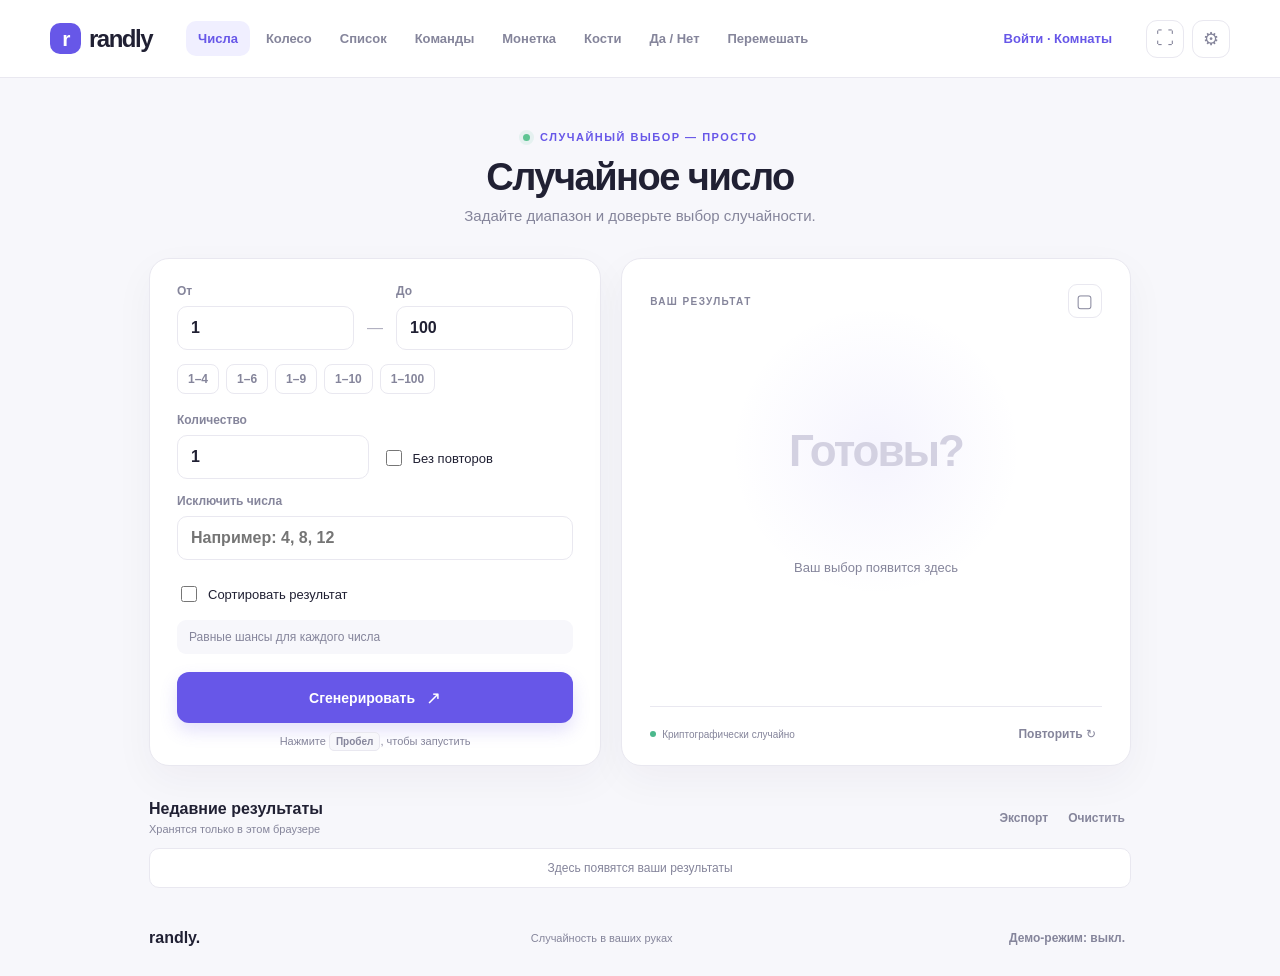
<file: index.html>
<!doctype html>
<html lang="ru">
<head>
  <meta charset="utf-8"><meta name="viewport" content="width=device-width,initial-scale=1,viewport-fit=cover">
  <meta name="theme-color" content="#f7f7fb"><meta name="description" content="Randly — простой и честный способ выбрать случайное число, имя или решение.">
  <title>Randly — случайный выбор</title><link rel="stylesheet" href="styles.css"><link rel="stylesheet" href="wheel.css"><link rel="stylesheet" href="settings.css"><script src="random-core.js" defer></script>
</head>
<body>
  <header class="topbar"><a class="brand" href="#" aria-label="Randly, главная"><span class="brand-mark">r</span>randly</a><nav class="tools" aria-label="Инструменты">
    <button class="nav-item active" data-tool="numbers">Числа</button><button class="nav-item" data-tool="wheel">Колесо</button><button class="nav-item" data-tool="list">Список</button><button class="nav-item" data-tool="teams">Команды</button><button class="nav-item" data-tool="coin">Монетка</button><button class="nav-item" data-tool="dice">Кости</button><button class="nav-item" data-tool="yesno">Да / Нет</button><button class="nav-item" data-tool="shuffle">Перемешать</button>
  </nav><a href="./account.html" style="white-space:nowrap;font-size:13px;font-weight:700;color:var(--accent);text-decoration:none">Войти · Комнаты</a><div class="top-actions"><button id="projectorBtn" class="icon-button" title="Режим проектора" aria-label="Режим проектора">⛶</button><button id="settingsBtn" class="icon-button" title="Настройки" aria-label="Настройки">⚙</button></div></header>
  <main class="shell"><section class="intro"><div class="eyebrow"><span class="live-dot"></span> Случайный выбор — просто</div><h1 id="heading">Случайное число</h1><p id="subheading">Задайте диапазон и доверьте выбор случайности.</p></section>
  <div class="workspace"><section class="panel controls" aria-label="Параметры инструмента">
    <div class="tool-pane" data-pane="numbers"><div class="field-row"><label>От<input id="min" type="number" value="1" inputmode="numeric"></label><span class="range-dash">—</span><label>До<input id="max" type="number" value="100" inputmode="numeric"></label></div><div class="quick-ranges"><button data-range="1,4">1–4</button><button data-range="1,6">1–6</button><button data-range="1,9">1–9</button><button data-range="1,10">1–10</button><button data-range="1,100">1–100</button></div><div class="field-row lower"><label>Количество<input id="amount" type="number" value="1" min="1" max="100"></label><label class="check-label"><input id="unique" type="checkbox"> Без повторов</label></div><label class="wide-label">Исключить числа <input id="excluded" type="text" placeholder="Например: 4, 8, 12"></label><label class="check-label"><input id="sortNumbers" type="checkbox"> Сортировать результат</label><div class="inline-note" id="numberMode">Равные шансы для каждого числа</div></div>
    <div class="tool-pane hidden" data-pane="wheel"><label class="wide-label">Секторы <textarea id="wheelItems" rows="6">Пицца
Суши
Бургер
Паста
Салат
Тако</textarea></label><div class="field-row lower"><label class="check-label"><input id="removeWinner" type="checkbox"> Удалять выпавшее</label><div><button id="saveSet" class="subtle-button">Сохранить набор</button> <button id="loadSet" class="subtle-button">Загрузить набор</button></div></div><div class="inline-note">Каждый сектор имеет одинаковый шанс</div></div>
    <div class="tool-pane hidden" data-pane="list"><label class="wide-label">Ваш список <textarea id="listItems" rows="7" placeholder="Один вариант в строке"></textarea></label><div class="inline-note">Вес варианта можно указать как <code>Имя|3</code>; вес 0 исключает его.</div><div class="field-row lower"><label>Выбрать<input id="listCount" type="number" value="1" min="1" max="100"></label><label class="check-label"><input id="removeList" type="checkbox"> Убирать выбранное</label></div><label class="file-button">Импорт списка<input id="importList" type="file" accept="text/plain,.csv"></label></div>
    <div class="tool-pane hidden" data-pane="teams"><label class="wide-label">Участники <textarea id="teamItems" rows="7" placeholder="Одно имя в строке"></textarea></label><label>Количество команд<input id="teamCount" type="number" value="2" min="2" max="50"></label></div>
    <div class="tool-pane hidden" data-pane="coin"><div class="inline-note">Честный выбор одной из двух сторон.</div></div>
    <div class="tool-pane hidden" data-pane="dice"><label>Количество костей<input id="diceCount" type="number" value="2" min="1" max="6"></label><div class="inline-note">От одного до шести кубиков</div></div>
    <div class="tool-pane hidden" data-pane="yesno"><label>Варианты<select id="yesNoMode"><option value="2">Да / Нет</option><option value="3">Да / Нет / Возможно</option></select></label></div>
    <div class="tool-pane hidden" data-pane="shuffle"><label class="wide-label">Список для перемешивания<textarea id="shuffleItems" rows="7" placeholder="Один вариант в строке"></textarea></label><label class="check-label"><input id="shuffleRemove" type="checkbox"> Убирать первый результат</label></div>
    <button id="goBtn" class="primary-button"><span id="goLabel">Сгенерировать</span><span aria-hidden="true">↗</span></button><div class="key-hint">Нажмите <kbd>Пробел</kbd>, чтобы запустить</div>
  </section>
  <section class="panel result-panel" aria-live="polite"><div class="result-top"><span class="result-label" id="resultLabel">ВАШ РЕЗУЛЬТАТ</span><button id="copyBtn" class="copy-button" title="Скопировать" aria-label="Скопировать результат">▢</button></div><div id="result" class="result-value placeholder">Готовы?</div><div id="resultMeta" class="result-meta">Ваш выбор появится здесь</div><div id="visual" class="visual"></div><div class="result-bottom"><span id="integrity"><i></i> Криптографически случайно</span><button id="againBtn" class="text-button">Повторить ↻</button></div></section></div>
  <section class="history-section"><div class="history-heading"><div><h2>Недавние результаты</h2><p>Хранятся только в этом браузере</p></div><div class="history-actions"><button id="exportBtn" class="text-button">Экспорт</button><button id="clearHistory" class="text-button">Очистить</button></div></div><ol id="history" class="history-list"><li class="empty-history">Здесь появятся ваши результаты</li></ol></section>
  <footer><span>randly<span class="footer-dot">.</span></span><span>Случайность в ваших руках</span><button id="demoBtn" class="text-button">Демо-режим: выкл.</button></footer></main>
  <dialog id="settingsDialog"><form method="dialog" class="dialog-card"><div class="dialog-head"><div><span class="eyebrow">ПЕРСОНАЛИЗАЦИЯ</span><h2>Настройки</h2></div><button class="icon-button" value="cancel" aria-label="Закрыть">×</button></div><label class="setting-row">Тема<select id="theme"><option value="light">Светлая</option><option value="dark">Тёмная</option><option value="system">Как в системе</option></select></label><label class="setting-row">Анимации<input id="animations" type="checkbox" checked></label><label class="setting-row">Длительность анимации<select id="duration"><option value="800">Короткая</option><option value="1500" selected>Обычная</option><option value="2400">Медленная</option></select></label><label class="setting-row">Звуковые эффекты<input id="sound" type="checkbox"></label><label class="setting-row">Демонстрационный результат<input id="demoSetting" type="checkbox"></label><div class="option-group"><label class="setting-label" for="weights">Веса для чисел</label><p>Формат <code>3:5, 7:2</code>. Остальные числа имеют вес 1, вес 0 исключает значение.</p><input id="weights" class="setting-input" type="text" placeholder="Одинаковые шансы"></div><div class="dialog-actions"><button id="resetSettings" type="button" class="subtle-button">Сбросить настройки</button><button class="primary-button small" value="ok">Готово</button></div></form></dialog>
  <div id="toast" class="toast" role="status"></div><script src="app.js" defer></script>
</body></html>
</file>
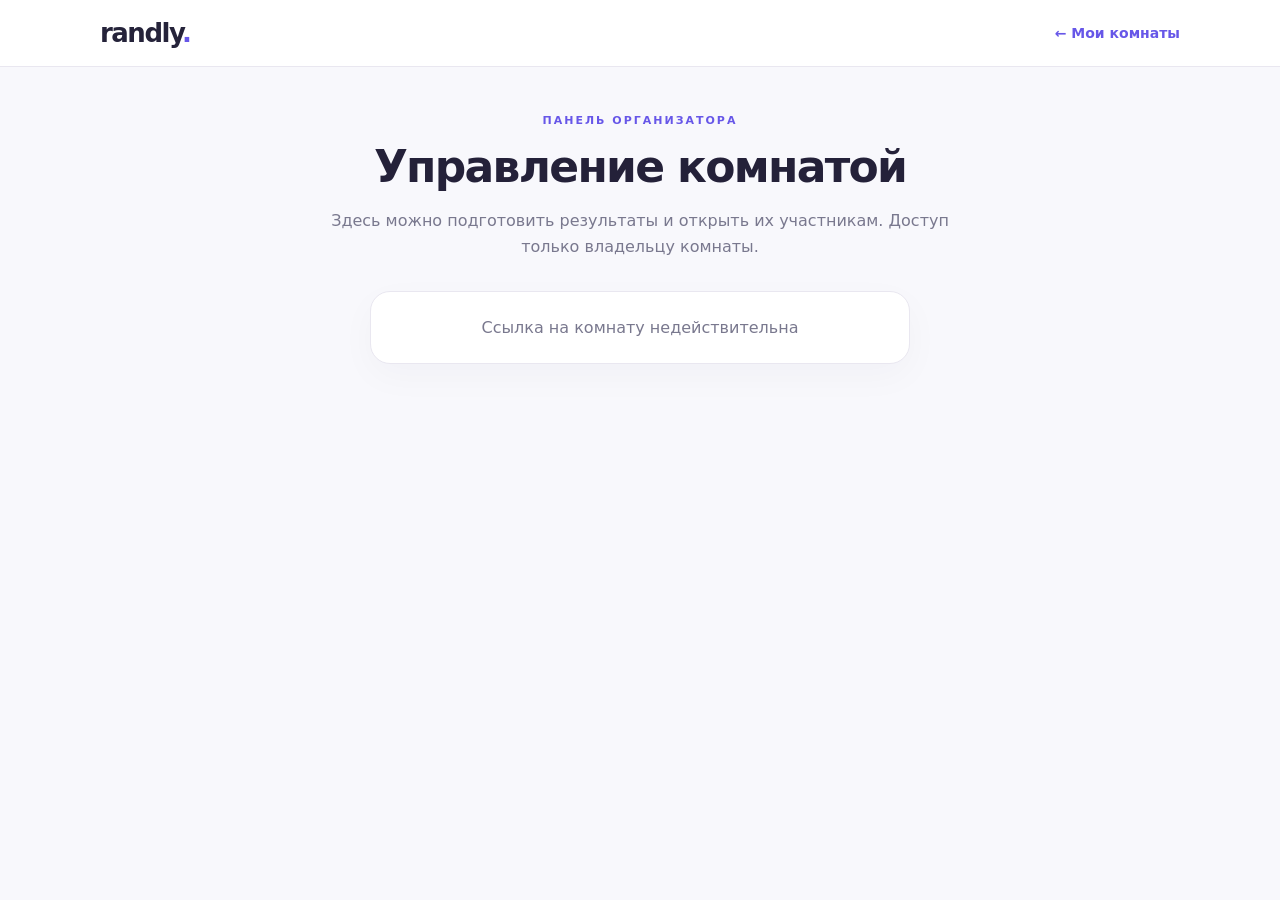
<file: control.html>
<!doctype html><html lang="ru"><head>
<meta charset="utf-8"><meta name="viewport" content="width=device-width,initial-scale=1">
<meta name="robots" content="noindex,nofollow">
<meta name="description" content="Randly — управление своей комнатой">
<title>Randly — управление комнатой</title>
<link rel="icon" href="./favicon.svg" type="image/svg+xml">
<link rel="stylesheet" href="./account.css"><link rel="stylesheet" href="./control.css">
<script src="./control.js" defer></script></head>
<body>
<header class="header"><a class="logo" href="./">randly<span>.</span></a><a href="./account.html">← Мои комнаты</a></header>
<main class="wrap"><div class="hero">
<span class="tag">ПАНЕЛЬ ОРГАНИЗАТОРА</span><h1 id="title">Управление комнатой</h1>
<p>Здесь можно подготовить результаты и открыть их участникам. Доступ только владельцу комнаты.</p></div>
<div id="locked" class="card guard" role="status">Проверяем ваши права доступа…</div>
<div id="adminPanel" class="grid" hidden>
<section class="card">
 <h2>Открытие результатов</h2><p class="secondary" id="roomDetails"></p>
 <div class="showcase"><div class="showcase-label">ПОСЛЕДНИЙ РЕЗУЛЬТАТ</div>
 <div class="showcase-number" id="latestValue">—</div><p class="secondary" id="latestSource">Пока нет результатов</p></div>
 <p class="secondary" id="selfServiceHint" hidden>Каждый участник получит свою ссылку и самостоятельно откроет заранее назначенное задание. Здесь можно сбросить результаты или перейти на общий экран.</p>
 <div class="actions"><button class="primary" id="drawBtn" type="button">Открыть следующий результат</button>
 <button class="outline" id="resetBtn" type="button">Сбросить историю</button></div>
 <p class="secondary">Случайные результаты выбираются сервером. Забронированные номера открываются по заранее заданному плану и отмечаются как подготовленные.</p>
 <p><a id="guestLink" href="./room.html">Открыть экран для участников</a></p>
</section>
<section class="card" id="reservationCard" hidden>
 <h2>Бронирование результата</h2>
 <p class="secondary">Укажите номер будущего розыгрыша, результат и участника. Имя и число скрыты от гостей до открытия результата. В режиме без повторов каждое число можно забронировать только один раз.</p>
 <form id="reserveForm">
   <div class="cols"><label>Розыгрыш № <input id="slot" type="number" min="1" max="1000" value="1" required></label>
   <label>Число <input id="number" type="number" step="1" required></label></div>
   <label>Участник или @логин <input id="recipient" type="text" maxlength="64" autocomplete="off" placeholder="Например, Максим или @login" required></label>
   <button class="primary wide" type="submit">Забронировать / заменить</button>
 </form>
 <div id="invitationResult" class="invite-result" hidden>
   <label>Личная ссылка для участника <input id="invitationUrl" readonly aria-label="Ссылка-приглашение"></label>
   <button class="outline" id="copyInvitation" type="button">Скопировать ссылку</button>
   <p class="secondary">Ссылка содержит секретный код. Отправьте её только нужному участнику. При создании новой ссылки старая перестанет действовать.</p>
 </div>
 <h3>Ближайшие брони</h3><div id="reservations" class="reservation-list"><p class="secondary">Пока нет бронирований</p></div>
 <p class="secondary">Бронь хранится в SQLite и сохраняется при перезапуске. Сброс истории запускает расписание с первого розыгрыша; уже открытые брони становятся доступными заново.</p>
</section>
</div><p id="message" class="message" role="status" aria-live="polite"></p></main></body></html>
</file>
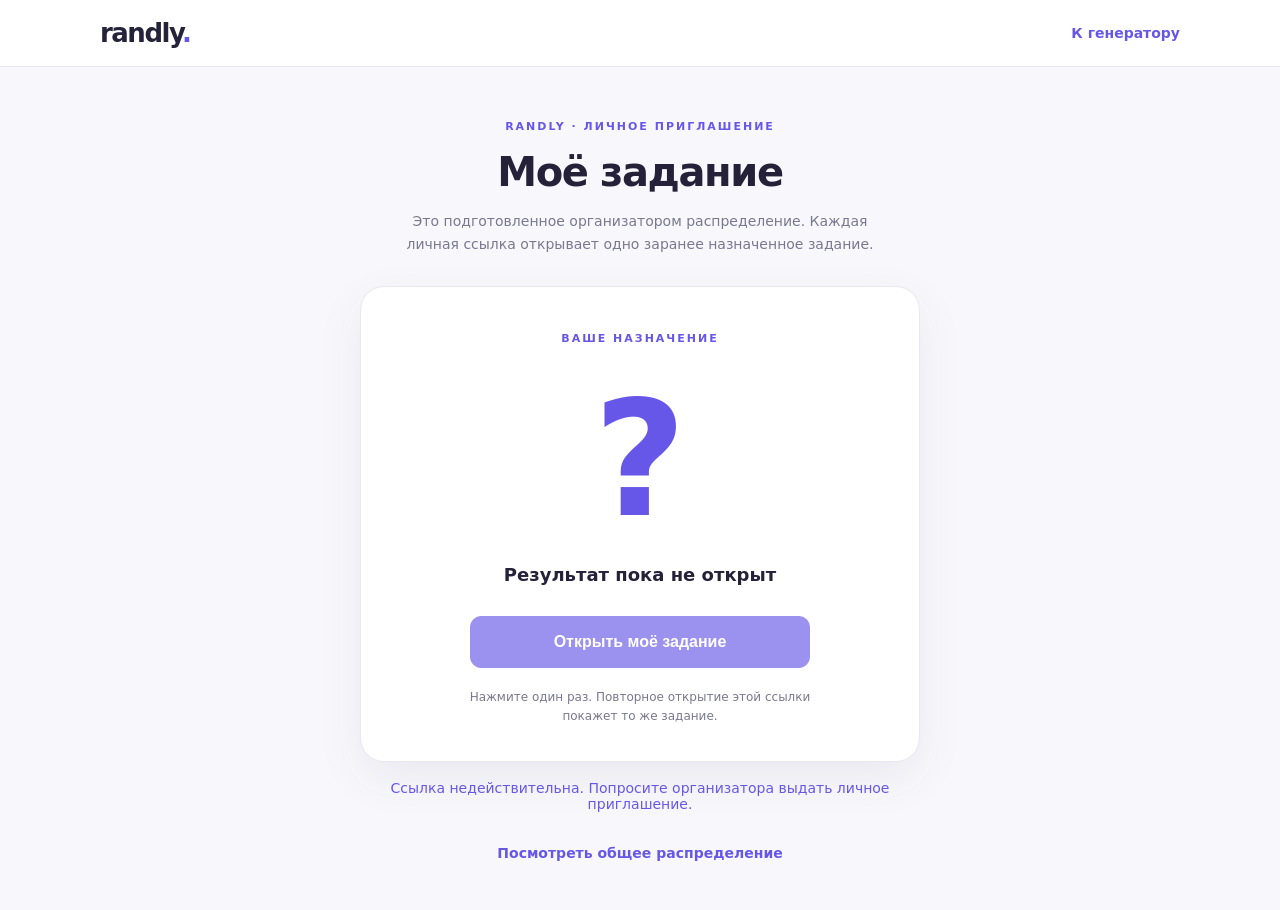
<file: participant.html>
<!doctype html>
<html lang="ru">
<head>
  <meta charset="utf-8"><meta name="viewport" content="width=device-width, initial-scale=1">
  <meta name="referrer" content="no-referrer"><meta name="robots" content="noindex,nofollow">
  <meta name="description" content="Откройте своё задание в Randly">
  <title>Randly — моё задание</title>
  <link rel="icon" href="./favicon.svg" type="image/svg+xml">
  <link rel="stylesheet" href="./account.css"><link rel="stylesheet" href="./participant.css">
  <script src="./participant.js" defer></script>
</head>
<body>
<header class="header"><a class="logo" href="./">randly<span>.</span></a><a href="./">К генератору</a></header>
<main class="participant-page">
  <span class="tag">RANDLY · ЛИЧНОЕ ПРИГЛАШЕНИЕ</span>
  <h1 id="roomTitle">Моё задание</h1>
  <p class="intro">Это подготовленное организатором распределение. Каждая личная ссылка открывает одно заранее назначенное задание.</p>
  <section class="ticket-card">
    <p class="ticket-eyebrow">ВАШЕ НАЗНАЧЕНИЕ</p>
    <div class="ticket-result" id="result" aria-live="polite">?</div>
    <p class="ticket-caption" id="recipient">Результат пока не открыт</p>
    <button class="primary ticket-action" type="button" id="revealBtn" disabled>Открыть моё задание</button>
    <p class="secondary">Нажмите один раз. Повторное открытие этой ссылки покажет то же задание.</p>
  </section>
  <p id="message" class="message" role="status" aria-live="polite">Проверяем приглашение…</p>
  <a class="back-link" id="sharedLink" href="./">Посмотреть общее распределение</a>
</main>
</body>
</html>
</file>
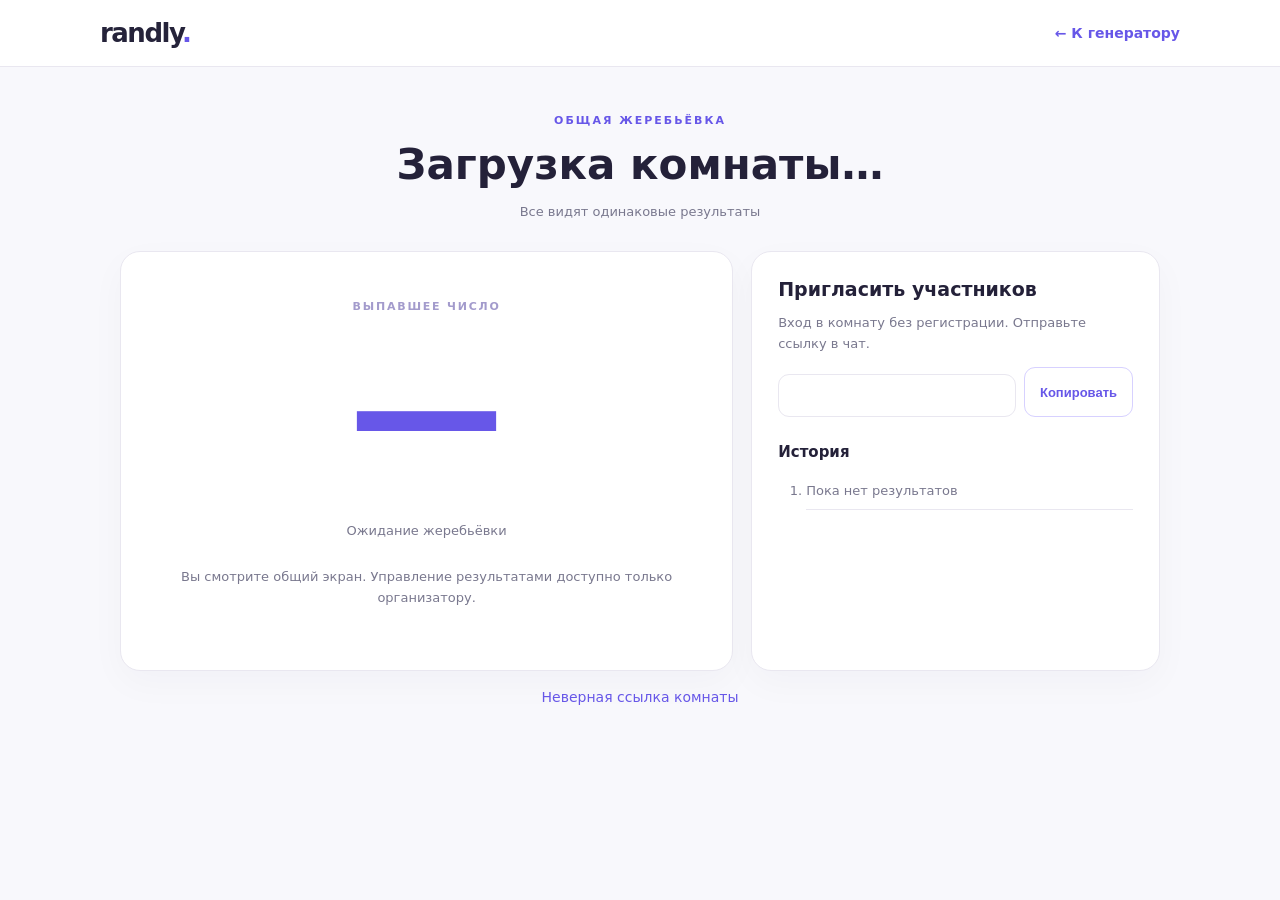
<file: room.html>
<!doctype html><html lang="ru"><head><meta charset="utf-8"><meta name="viewport" content="width=device-width,initial-scale=1">
<meta name="description" content="Общая жеребьёвка Randly">
<title>Randly — общая комната</title><link rel="icon" href="./favicon.svg" type="image/svg+xml">
<link rel="stylesheet" href="./account.css"><link rel="stylesheet" href="./room.css"><script src="./room.js" defer></script></head>
<body><header class="header"><a class="logo" href="./">randly<span>.</span></a><a href="./">← К генератору</a></header>
<main class="wrap"><div class="room-head"><span class="tag">ОБЩАЯ ЖЕРЕБЬЁВКА</span><h1 id="roomTitle">Загрузка комнаты…</h1><p id="roomInfo" class="secondary">Все видят одинаковые результаты</p></div>
<div class="room-grid">
<section class="card draw-panel">
 <div class="result-label">ВЫПАВШЕЕ ЧИСЛО</div><div class="big-result" id="result" aria-live="polite">—</div>
 <p class="secondary" id="roomStatus">Ожидание жеребьёвки</p>
 <p class="secondary" id="guestInfo">Вы смотрите общий экран. Управление результатами доступно только организатору.</p>
</section>
<section class="card"><h2>Пригласить участников</h2><p class="secondary">Вход в комнату без регистрации. Отправьте ссылку в чат.</p>
 <div class="invite"><input id="inviteUrl" readonly aria-label="Ссылка на комнату"><button class="outline" id="copyBtn">Копировать</button></div>
 <img id="qr" class="qr" alt="QR-код приглашения" hidden>
 <h3>История</h3><ol id="drawHistory" class="history"><li class="secondary">Пока нет результатов</li></ol>
</section></div>
<p id="message" class="message" role="status" aria-live="polite"></p></main></body></html>
</file>
<file: styles.css>
:root{font-family:Inter, "Segoe UI", Arial, sans-serif,sans-serif;color:#202033;background:#f7f7fb;font-synthesis:none;--bg:#f7f7fb;--surface:#fff;--ink:#202033;--muted:#85859b;--line:#e9e8f0;--accent:#6757e8;--soft:#f0efff;--shadow:0 14px 40px #2620440b;--green:#41a67a}*{box-sizing:border-box}body{margin:0;background:var(--bg);color:var(--ink);min-height:100vh;transition:background .2s,color .2s}body.dark{--bg:#13131d;--surface:#1e1e2c;--ink:#f4f2ff;--muted:#a3a2b8;--line:#333346;--soft:#292642;--shadow:0 16px 40px #05050a55}.topbar{height:78px;border-bottom:1px solid var(--line);display:flex;align-items:center;padding:0 max(28px,calc((100vw - 1180px)/2));gap:34px;background:var(--surface)}.brand{text-decoration:none;color:var(--ink);font:800 24px Manrope, "Segoe UI", sans-serif;letter-spacing:-1.5px;display:flex;align-items:center;gap:8px;flex-shrink:0}.brand-mark{display:grid;place-items:center;width:31px;height:31px;background:var(--accent);color:white;border-radius:10px;font-size:21px}.tools{display:flex;align-items:center;gap:4px;flex:1;overflow:auto;scrollbar-width:none}.nav-item{white-space:nowrap;background:transparent;border:0;color:var(--muted);font:600 13px Inter, "Segoe UI", Arial, sans-serif;padding:10px 12px;border-radius:10px;cursor:pointer}.nav-item:hover,.nav-item.active{background:var(--soft);color:var(--accent)}.top-actions{display:flex;gap:8px}.icon-button{height:38px;width:38px;border:1px solid var(--line);border-radius:11px;background:var(--surface);color:var(--muted);font-size:18px;cursor:pointer}.icon-button:hover{color:var(--accent);border-color:var(--accent)}.shell{max-width:1030px;margin:auto;padding:53px 24px 25px}.intro{text-align:center;margin-bottom:34px}.eyebrow{font-size:11px;font-weight:700;letter-spacing:1.5px;color:var(--accent);text-transform:uppercase}.live-dot{display:inline-block;width:7px;height:7px;background:#5dc492;border-radius:99px;margin-right:6px;box-shadow:0 0 0 4px #5dc4921d}.intro h1{font:800 38px Manrope, "Segoe UI", sans-serif;margin:13px 0 8px;letter-spacing:-1.5px}.intro p{color:var(--muted);margin:0;font-size:15px}.workspace{display:grid;grid-template-columns: .94fr 1.06fr;gap:20px}.panel{background:var(--surface);border:1px solid var(--line);border-radius:20px;box-shadow:var(--shadow)}.controls{padding:25px 27px 18px}.field-row{display:flex;align-items:end;gap:13px}.field-row>label{flex:1}.field-row label,.controls>label,.tool-pane>label{font-size:12px;color:var(--muted);font-weight:600;display:flex;flex-direction:column;gap:8px}.range-dash{padding-bottom:13px;color:#b0afc0}.controls input:not([type=checkbox]),.controls textarea,.controls select,.setting-row select{width:100%;border:1px solid var(--line);background:var(--surface);color:var(--ink);font:600 16px Inter, "Segoe UI", Arial, sans-serif;border-radius:10px;padding:12px 13px;outline:none}.controls input:focus,.controls textarea:focus,.controls select:focus{border-color:var(--accent);box-shadow:0 0 0 3px #6757e81c}.quick-ranges{display:flex;gap:7px;margin:14px 0 19px;flex-wrap:wrap}.quick-ranges button{border:1px solid var(--line);background:var(--surface);color:var(--muted);border-radius:8px;padding:7px 10px;font:600 12px Inter, "Segoe UI", Arial, sans-serif;cursor:pointer}.quick-ranges button:hover{color:var(--accent);background:var(--soft);border-color:transparent}.lower{margin-bottom:15px}.check-label{display:flex!important;flex-direction:row!important;align-items:center;gap:8px!important;color:var(--ink)!important;font-size:13px!important;font-weight:500!important;min-height:42px}.check-label input,.setting-row input{accent-color:var(--accent);width:16px;height:16px}.wide-label{margin-bottom:13px}.controls textarea{font-size:14px;resize:vertical;line-height:1.55}.inline-note{font-size:12px;color:var(--muted);background:var(--bg);padding:10px 12px;border-radius:9px;margin:5px 0 18px}.subtle-button,.file-button{display:inline-flex;align-items:center;justify-content:center;gap:7px;border:1px solid var(--line);background:var(--surface);color:var(--ink);font:600 12px Inter, "Segoe UI", Arial, sans-serif;border-radius:9px;padding:10px 12px;cursor:pointer}.file-button input{display:none}.primary-button{width:100%;height:51px;border:0;border-radius:12px;background:var(--accent);color:#fff;font:700 14px Inter, "Segoe UI", Arial, sans-serif;display:flex;align-items:center;justify-content:center;gap:11px;cursor:pointer;box-shadow:0 8px 17px #6757e82e;transition:transform .15s,filter .15s}.primary-button:hover{filter:brightness(1.06);transform:translateY(-1px)}.primary-button:disabled{opacity:.55;cursor:wait;transform:none}.primary-button span:last-child{font-size:18px}.key-hint{text-align:center;color:var(--muted);font-size:11px;padding-top:12px}kbd{font:600 10px Inter, "Segoe UI", Arial, sans-serif;padding:3px 6px;border:1px solid var(--line);border-radius:5px;background:var(--bg)}.result-panel{min-height:405px;padding:25px 28px 18px;display:flex;flex-direction:column;position:relative;overflow:hidden}.result-panel:before{content:"";position:absolute;width:300px;height:300px;background:radial-gradient(circle,#7466ef12,transparent 68%);left:50%;top:38%;transform:translate(-50%,-50%);pointer-events:none}.result-top{display:flex;justify-content:space-between;align-items:center;z-index:1}.result-label{font-size:10px;font-weight:700;letter-spacing:1.4px;color:var(--muted)}.copy-button{height:34px;width:34px;border-radius:9px;border:1px solid var(--line);background:var(--surface);color:var(--muted);font-size:18px;cursor:pointer}.result-value{position:relative;z-index:1;margin:auto;text-align:center;max-width:100%;overflow-wrap:anywhere;font:800 clamp(56px,8vw,92px) Manrope, "Segoe UI", sans-serif;letter-spacing:-4px;color:var(--accent);line-height:1.1;transition:transform .2s}.result-value.placeholder{font-size:44px;letter-spacing:-2px;color:#d3d1e1}.result-value.pop{animation:pop .42s cubic-bezier(.2,1.6,.5,1)}@keyframes pop{50%{transform:scale(1.1)}}.result-meta{text-align:center;font-size:13px;color:var(--muted);margin:-25px 0 22px;position:relative;z-index:1}.visual{z-index:1;text-align:center;min-height:0}.dice-visual{font-size:44px;letter-spacing:7px}.winner-list{display:grid;gap:7px;max-height:160px;overflow:auto}.winner-list span{padding:8px;background:var(--soft);border-radius:8px;color:var(--accent);font-weight:700}.team-grid{display:grid;grid-template-columns:repeat(2,minmax(0,1fr));gap:9px;text-align:left}.team-card{padding:11px;background:var(--bg);border-radius:10px}.team-card b{font-size:11px;color:var(--accent)}.team-card p{margin:7px 0 0;font-size:12px}.result-bottom{border-top:1px solid var(--line);padding-top:14px;margin-top:auto;display:flex;justify-content:space-between;align-items:center;color:var(--muted);font-size:10px;z-index:1}.result-bottom #integrity{display:flex;align-items:center;gap:6px}.result-bottom i{width:6px;height:6px;background:#4bb88c;border-radius:99px}.text-button{background:none;border:0;color:var(--muted);font:600 12px Inter, "Segoe UI", Arial, sans-serif;cursor:pointer;padding:6px}.text-button:hover{color:var(--accent)}.history-section{margin-top:34px}.history-heading{display:flex;align-items:center;justify-content:space-between;margin-bottom:13px}.history-heading h2{font:700 16px Manrope, "Segoe UI", sans-serif;margin:0 0 5px}.history-heading p{margin:0;color:var(--muted);font-size:11px}.history-actions{display:flex;gap:8px}.history-list{padding:0;margin:0;list-style:none;display:grid;gap:7px}.history-list li{display:flex;align-items:center;justify-content:space-between;padding:12px 15px;background:var(--surface);border:1px solid var(--line);border-radius:10px;font-size:12px}.history-list li span:first-child{font-weight:600}.history-list li small{color:var(--muted)}.empty-history{color:var(--muted);justify-content:center!important}footer{display:flex;justify-content:space-between;align-items:center;padding-top:37px;color:var(--muted);font-size:11px}footer span:first-child{color:var(--ink);font:800 16px Manrope, "Segoe UI", sans-serif}.footer-dot{color:var(--accent)}.hidden{display:none!important}dialog{border:0;padding:0;background:transparent;color:var(--ink);width:min(440px,calc(100% - 30px));max-width:none}dialog::backdrop{background:#17152588;backdrop-filter:blur(3px)}.dialog-card{background:var(--surface);border:1px solid var(--line);border-radius:20px;padding:25px;box-shadow:var(--shadow)}.dialog-head{display:flex;justify-content:space-between;align-items:center;margin-bottom:15px}.dialog-head h2{font:700 24px Manrope, "Segoe UI", sans-serif;margin:7px 0 0}.setting-row{display:flex;justify-content:space-between;align-items:center;gap:20px;padding:14px 0;border-bottom:1px solid var(--line);font-size:13px}.setting-row select{width:auto;font-size:12px;padding:8px}.dialog-actions{display:flex;justify-content:space-between;margin-top:19px;gap:10px}.primary-button.small{width:auto;padding:0 20px;height:41px}.toast{position:fixed;left:50%;bottom:26px;transform:translate(-50%,20px);opacity:0;pointer-events:none;background:#242238;color:#fff;border-radius:10px;padding:11px 16px;font-size:12px;transition:.2s;z-index:10}.toast.show{opacity:1;transform:translate(-50%,0)}.projector .shell{max-width:1300px}.projector .intro h1{font-size:48px}.projector .result-value{font-size:clamp(80px,13vw,150px)}.projector .result-panel{min-height:520px}.projector .controls{font-size:1.1em}.projector .history-section,.projector footer{display:none}body.no-motion *,body.no-motion *:before,body.no-motion *:after{animation-duration:.001ms!important;transition-duration:.001ms!important;scroll-behavior:auto!important}@media(max-width:850px){.topbar{padding:0 17px;gap:17px}.tools{gap:0}.nav-item{padding:10px 9px}.shell{padding-top:38px}.workspace{gap:13px}.controls{padding:20px}.result-panel{padding:21px;min-height:390px}}@media(max-width:650px){.topbar{height:auto;min-height:66px;flex-wrap:wrap;gap:3px 10px;padding:10px 13px}.brand{font-size:20px}.brand-mark{width:28px;height:28px}.top-actions{margin-left:auto}.tools{order:3;flex-basis:100%;padding:4px 0 1px}.nav-item{font-size:12px;padding:8px 10px}.shell{padding:34px 14px 20px}.intro{margin-bottom:24px}.intro h1{font-size:30px}.intro p{font-size:13px}.workspace{grid-template-columns:1fr}.controls{padding:20px 18px 15px}.result-panel{min-height:290px;order:-1}.result-value{font-size:68px}.result-value.placeholder{font-size:36px}.result-meta{margin:-16px 0 16px}.history-section{margin-top:28px}footer{padding-top:25px}.history-heading h2{font-size:15px}}@media(max-width:380px){.shell{padding-inline:10px}.controls{padding:16px 14px 13px}.quick-ranges{gap:5px}.quick-ranges button{padding:7px 8px}.result-panel{min-height:260px}.result-bottom{font-size:9px}}
</file>
<file: wheel.css>
.wheel-wrap{position:relative;width:220px;height:220px;margin:0 auto 8px}.wheel-svg{width:100%;height:100%;transform:rotate(0deg);filter:drop-shadow(0 5px 8px #1d183322)}.wheel-spin{animation:wheel-stop var(--spin) cubic-bezier(.12,.68,.08,1) forwards}@keyframes wheel-stop{to{transform:rotate(var(--target))}}.wheel-pointer{position:absolute;z-index:2;left:calc(50% - 8px);top:-5px;width:0;height:0;border-left:9px solid transparent;border-right:9px solid transparent;border-top:19px solid #27243b;filter:drop-shadow(0 2px 2px #0003)}.coin{display:grid;place-items:center;width:94px;height:94px;margin:0 auto 12px;border-radius:50%;background:linear-gradient(145deg,#f6c861,#d99025);color:#fff;font:800 36px Manrope;border:5px solid #f9dfa1;box-shadow:0 8px 18px #c68a3233}.coin.flip{animation:flip .65s ease-out}@keyframes flip{50%{transform:rotateY(720deg) scale(1.12)}}
</file>
<file: settings.css>
.option-group{padding:14px 0;border-top:1px solid var(--line)}.option-group p{margin:6px 0 10px;color:var(--muted);font-size:11px;line-height:1.5}.setting-label{font-size:12px;font-weight:700}.setting-input{width:100%;padding:10px 12px;border:1px solid var(--line);border-radius:9px;background:var(--surface);color:var(--ink);font:13px Inter, "Segoe UI", Arial, sans-serif;outline:none}.setting-input:focus{border-color:var(--accent);box-shadow:0 0 0 3px #6757e81c}.dialog-card{max-height:min(90vh,760px);overflow:auto}.dialog-card .dialog-head{position:sticky;top:0;background:var(--surface);z-index:1;padding-bottom:5px}.wheel-wrap{animation:wheel-enter .24s ease-out}@keyframes wheel-enter{from{opacity:.6;transform:scale(.9)}to{opacity:1;transform:scale(1)}}
</file>
<file: account.css>
:root{color-scheme:light;font-family:Inter,"Segoe UI",system-ui,sans-serif;--accent:#6757e8;--ink:#242139;--muted:#79788e;--edge:#e9e7f0;--bg:#f8f8fc}*{box-sizing:border-box}body{margin:0;background:var(--bg);color:var(--ink)}.header{display:flex;justify-content:space-between;align-items:center;padding:18px max(20px,calc((100vw - 1080px)/2));background:white;border-bottom:1px solid var(--edge)}a{color:var(--accent);text-decoration:none}.header>a:last-child{font-size:14px;font-weight:600}.logo{font-size:26px;font-weight:850;letter-spacing:-1.5px;color:#25233a}.logo span,.hero em{color:var(--accent);font-style:normal}.wrap{max-width:1080px;margin:auto;padding:42px 20px}.hero{text-align:center;max-width:680px;margin:0 auto 32px}.tag{font-size:11px;color:var(--accent);font-weight:800;letter-spacing:2px}.hero h1{font-size:clamp(30px,5vw,44px);letter-spacing:-1.7px;margin:13px 0}.hero p{color:var(--muted);line-height:1.6}.grid{display:grid;grid-template-columns:1fr 1fr;gap:18px;align-items:start}.card{background:white;border:1px solid var(--edge);border-radius:20px;padding:26px;box-shadow:0 12px 36px #25224908}.card[hidden]{display:none}.tip{grid-column:2}.card h2{font-size:19px;margin:0 0 7px}.card h3{margin:26px 0 13px;font-size:15px}.secondary,.note{color:var(--muted);font-size:13px;line-height:1.6}.note{font-size:11px}.card label{display:block;font-size:13px;font-weight:700;margin:16px 0 0}.card input:not([type=checkbox]){width:100%;padding:12px 13px;border-radius:11px;border:1px solid var(--edge);background:white;font-size:15px;margin-top:7px;outline:none}.card input:focus{border-color:var(--accent);box-shadow:0 0 0 3px #6757e81d}.actions,.split{display:flex;align-items:center;justify-content:space-between;gap:10px;flex-wrap:wrap}.actions{justify-content:flex-start;margin-top:18px}.primary,.outline{cursor:pointer;padding:12px 15px;border-radius:11px;font-size:13px;font-weight:750}.primary{background:var(--accent);color:white;border:1px solid var(--accent)}.outline{color:var(--accent);background:#fff;border:1px solid #d7d1ff}.wide{width:100%;margin-top:18px}.cols{display:flex;gap:10px}.cols label{flex:1;min-width:0}.checkbox{display:flex!important;align-items:center;gap:8px}.text-button{border:0;background:none;color:var(--accent);cursor:pointer}.room-list{display:grid;gap:10px}.room-item{display:flex;align-items:center;justify-content:space-between;gap:10px;padding:12px;border:1px solid var(--edge);border-radius:12px}.room-item small{display:block;color:var(--muted);margin-top:4px}.tip ol{padding-left:20px;line-height:1.8;font-size:14px;color:#59566b}.message{font-size:14px;text-align:center;margin:18px auto;color:var(--accent);min-height:26px}@media(max-width:740px){.wrap{padding-top:27px}.grid{grid-template-columns:1fr}.tip{grid-column:auto}.card{padding:21px}.actions button{flex:1}.hero{margin-bottom:24px}}@media(prefers-reduced-motion:reduce){*{scroll-behavior:auto!important;transition:none!important}}
</file>
<file: control.css>
#adminPanel[hidden]{display:none}.guard{text-align:center;margin:25px auto;max-width:540px;color:var(--muted)}.showcase{border-radius:18px;background:#f5f2ff;text-align:center;margin:22px 0;padding:20px 12px}.showcase-label{font-size:11px;font-weight:800;color:#8f84ce;letter-spacing:1.2px}.showcase-number{font-size:clamp(72px,10vw,118px);line-height:1.25;font-weight:850;color:var(--accent)}.reservation-list{display:grid;gap:8px}.reservation-item{display:flex;align-items:center;justify-content:space-between;gap:10px;border:1px solid var(--edge);border-radius:12px;padding:11px 12px}.reservation-item small{display:block;color:var(--muted);margin-top:3px}.reservation-item button{border:1px solid var(--edge);padding:7px 10px;border-radius:9px;background:white;color:#a64563;cursor:pointer}.reservation-item button:disabled{cursor:default;color:var(--muted)}.card h2{line-height:1.3}@media(max-width:740px){.showcase{margin:16px 0}.reservation-item{flex-wrap:wrap}}

.invite-result{border:1px solid #c9c3ff;background:#f8f7ff;padding:14px;border-radius:14px;margin-top:18px}.invite-result[hidden],#selfServiceHint[hidden]{display:none}.invite-result label{display:block;margin-bottom:8px}.invite-result input{font-size:12px;max-width:100%}.reservation-item .actions{margin-top:0}.reservation-item button{font-weight:650}.self-service-disabled[hidden]{display:none}
</file>
<file: participant.css>
body{min-height:100vh}.participant-page{max-width:600px;margin:0 auto;padding:48px 20px;text-align:center}.participant-page h1{font-size:clamp(28px,6vw,40px);letter-spacing:-1.4px;margin:15px 0}.participant-page .intro{color:var(--muted);line-height:1.65;font-size:14px;margin:0 auto 30px;max-width:500px}.ticket-card{padding:34px 22px;border:1px solid var(--edge);background:#fff;border-radius:24px;box-shadow:0 16px 48px #22204112}.ticket-eyebrow{font-size:11px;letter-spacing:2px;font-weight:800;color:var(--accent)}.ticket-result{font-size:clamp(100px,24vw,160px);font-weight:850;color:var(--accent);min-height:190px;line-height:1.3;display:flex;align-items:center;justify-content:center}.ticket-result.pop{animation:reveal-pop .45s ease-out}.ticket-caption{font-weight:700;font-size:18px;margin:0 0 27px;min-height:25px}.ticket-action{width:100%;max-width:340px;font-size:16px;padding:16px;margin-bottom:8px}.ticket-action:disabled{opacity:.65;cursor:not-allowed}.back-link{display:inline-block;font-size:14px;font-weight:700;margin-top:15px}.ticket-card .secondary{font-size:12px;max-width:350px;margin:12px auto 0}.message{min-height:25px}@keyframes reveal-pop{0%{transform:scale(.7);opacity:.4}65%{transform:scale(1.07)}100%{transform:scale(1);opacity:1}}@media(max-width:450px){.participant-page{padding:32px 15px}.ticket-card{padding:23px 16px}.ticket-result{min-height:155px}}@media(prefers-reduced-motion:reduce){.ticket-result.pop{animation:none}}
</file>
<file: room.css>
.room-head{text-align:center;margin-bottom:28px}.room-head h1{font-size:clamp(28px,5vw,42px);margin:12px 0}.room-grid{display:grid;grid-template-columns:1.2fr .8fr;gap:18px}.draw-panel{text-align:center;min-height:420px;display:flex;flex-direction:column;align-items:center;justify-content:center}.result-label{font-size:11px;letter-spacing:1.8px;font-weight:800;color:#a39bcc}.big-result{font-size:clamp(94px,20vw,156px);font-weight:850;color:var(--accent);font-variant-numeric:tabular-nums;line-height:1.25;min-height:185px}.big-result.pop{animation:pop .33s ease}.host-controls{display:flex;justify-content:center;gap:10px;flex-wrap:wrap;margin:20px 0 5px}.host-controls[hidden],#guestInfo[hidden]{display:none}.invite{display:flex;gap:8px}.invite input{flex:1;min-width:0}.qr{width:190px;height:190px;object-fit:contain;display:block;margin:15px auto;background:white}.qr[hidden]{display:none}.history{padding-left:28px;margin-top:12px;max-height:260px;overflow:auto}.history li{padding:7px 0;border-bottom:1px solid var(--edge)}.history time{float:right;color:var(--muted);font-size:12px}@keyframes pop{from{transform:scale(.83);opacity:.35}to{transform:scale(1);opacity:1}}@media(max-width:740px){.room-grid{grid-template-columns:1fr}.draw-panel{min-height:340px}.host-controls button{width:100%}}@media(prefers-reduced-motion:reduce){.big-result.pop{animation:none}}
</file>
